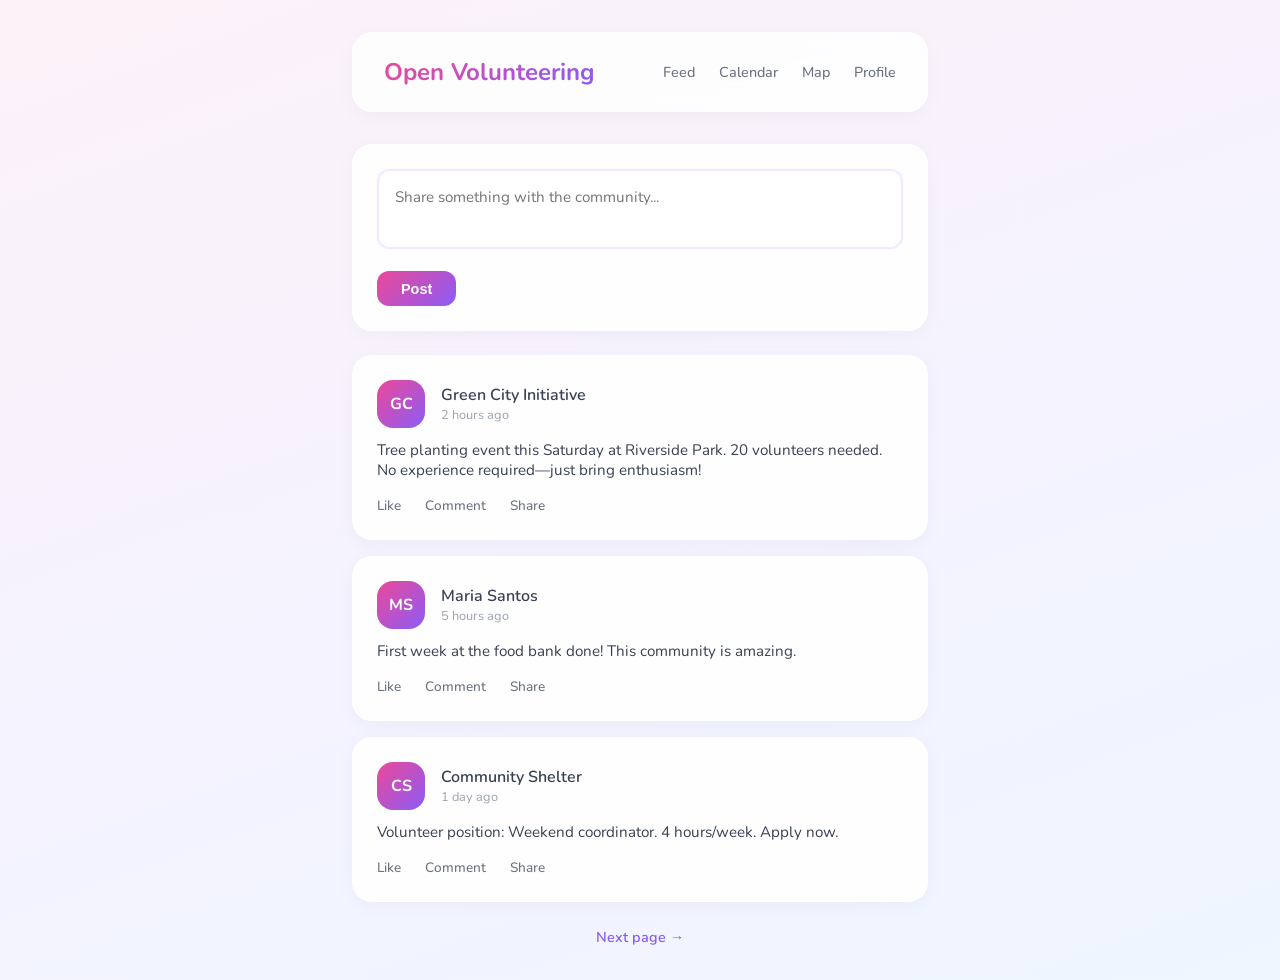
<file: ui_prototypes/prototype_10_gradient/index.html>
<!DOCTYPE html>
<html lang="en">
<head>
  <meta charset="UTF-8">
  <meta name="viewport" content="width=device-width, initial-scale=1.0">
  <title>Open Volunteering — Gradient</title>
  <link rel="preconnect" href="https://fonts.googleapis.com">
  <link rel="preconnect" href="https://fonts.gstatic.com" crossorigin>
  <link href="https://fonts.googleapis.com/css2?family=Nunito:wght@400;500;600;700&display=swap" rel="stylesheet">
  <style>
    * { margin: 0; padding: 0; box-sizing: border-box; }
    body {
      font-family: 'Nunito', sans-serif;
      background: linear-gradient(160deg, #fdf2f8 0%, #f5f3ff 50%, #eff6ff 100%);
      color: #374151;
      min-height: 100vh;
    }
    .container { max-width: 640px; margin: 0 auto; padding: 2rem; }
    header {
      background: rgba(255,255,255,0.8);
      backdrop-filter: blur(10px);
      border-radius: 20px;
      padding: 1.5rem 2rem;
      margin-bottom: 2rem;
      box-shadow: 0 4px 20px rgba(0,0,0,0.04);
    }
    .header-inner { display: flex; justify-content: space-between; align-items: center; }
    .logo {
      font-weight: 700;
      font-size: 1.5rem;
      background: linear-gradient(135deg, #ec4899, #8b5cf6);
      -webkit-background-clip: text;
      -webkit-text-fill-color: transparent;
      background-clip: text;
    }
    nav { display: flex; gap: 1.5rem; }
    nav a {
      color: #6b7280;
      text-decoration: none;
      font-size: 0.9rem;
      font-weight: 500;
    }
    nav a:hover { color: #8b5cf6; }
    .post {
      background: rgba(255,255,255,0.9);
      backdrop-filter: blur(10px);
      border-radius: 20px;
      padding: 1.5rem;
      margin-bottom: 1rem;
      box-shadow: 0 4px 20px rgba(0,0,0,0.04);
      border: 1px solid rgba(255,255,255,0.6);
    }
    .post-header {
      display: flex;
      align-items: center;
      gap: 1rem;
      margin-bottom: 0.75rem;
    }
    .avatar {
      width: 48px;
      height: 48px;
      border-radius: 16px;
      background: linear-gradient(135deg, #ec4899, #8b5cf6);
      color: #fff;
      display: flex;
      align-items: center;
      justify-content: center;
      font-weight: 700;
    }
    .post-meta .name { font-weight: 600; font-size: 1rem; }
    .post-meta .time { font-size: 0.8rem; color: #9ca3af; }
    .post-content { margin-bottom: 1rem; font-size: 0.95rem; }
    .post-actions {
      display: flex;
      gap: 1.5rem;
      font-size: 0.85rem;
      color: #6b7280;
    }
    .post-actions span { cursor: pointer; font-weight: 500; }
    .post-actions span:hover { color: #8b5cf6; }
    .compose {
      background: rgba(255,255,255,0.9);
      backdrop-filter: blur(10px);
      border-radius: 20px;
      padding: 1.5rem;
      margin-bottom: 1.5rem;
      box-shadow: 0 4px 20px rgba(0,0,0,0.04);
      border: 1px solid rgba(255,255,255,0.6);
    }
    .compose textarea {
      width: 100%;
      border: 2px solid #f3e8ff;
      border-radius: 12px;
      padding: 1rem;
      font-family: inherit;
      font-size: 0.95rem;
      resize: none;
      min-height: 80px;
    }
    .compose textarea:focus { outline: none; border-color: #c4b5fd; }
    .compose button {
      margin-top: 1rem;
      padding: 0.6rem 1.5rem;
      background: linear-gradient(135deg, #ec4899, #8b5cf6);
      color: #fff;
      border: none;
      border-radius: 12px;
      font-size: 0.9rem;
      font-weight: 600;
      cursor: pointer;
    }
    .compose button:hover { opacity: 0.95; }
    .pagination { text-align: center; margin-top: 1.5rem; }
    .pagination a {
      color: #8b5cf6;
      text-decoration: none;
      font-weight: 600;
      font-size: 0.9rem;
    }
  </style>
</head>
<body>
  <div class="container">
    <header>
      <div class="header-inner">
        <span class="logo">Open Volunteering</span>
        <nav>
          <a href="#">Feed</a>
          <a href="#">Calendar</a>
          <a href="#">Map</a>
          <a href="#">Profile</a>
        </nav>
      </div>
    </header>

    <div class="compose">
      <textarea placeholder="Share something with the community..."></textarea>
      <button type="button">Post</button>
    </div>

    <article class="post">
      <div class="post-header">
        <div class="avatar">GC</div>
        <div class="post-meta">
          <div class="name">Green City Initiative</div>
          <div class="time">2 hours ago</div>
        </div>
      </div>
      <p class="post-content">Tree planting event this Saturday at Riverside Park. 20 volunteers needed. No experience required—just bring enthusiasm!</p>
      <div class="post-actions">
        <span class="js-like">Like</span>
        <span>Comment</span>
        <span>Share</span>
      </div>
    </article>

    <article class="post">
      <div class="post-header">
        <div class="avatar">MS</div>
        <div class="post-meta">
          <div class="name">Maria Santos</div>
          <div class="time">5 hours ago</div>
        </div>
      </div>
      <p class="post-content">First week at the food bank done! This community is amazing.</p>
      <div class="post-actions">
        <span class="js-like">Like</span>
        <span>Comment</span>
        <span>Share</span>
      </div>
    </article>

    <article class="post">
      <div class="post-header">
        <div class="avatar">CS</div>
        <div class="post-meta">
          <div class="name">Community Shelter</div>
          <div class="time">1 day ago</div>
        </div>
      </div>
      <p class="post-content">Volunteer position: Weekend coordinator. 4 hours/week. Apply now.</p>
      <div class="post-actions">
        <span class="js-like">Like</span>
        <span>Comment</span>
        <span>Share</span>
      </div>
    </article>

    <div class="pagination"><a href="#">Next page →</a></div>
  </div>

  <script>
    document.querySelectorAll('.js-like').forEach(el => {
      el.addEventListener('click', function() {
        this.textContent = this.textContent === 'Like' ? 'Liked' : 'Like';
      });
    });
  </script>
</body>
</html>
</file>
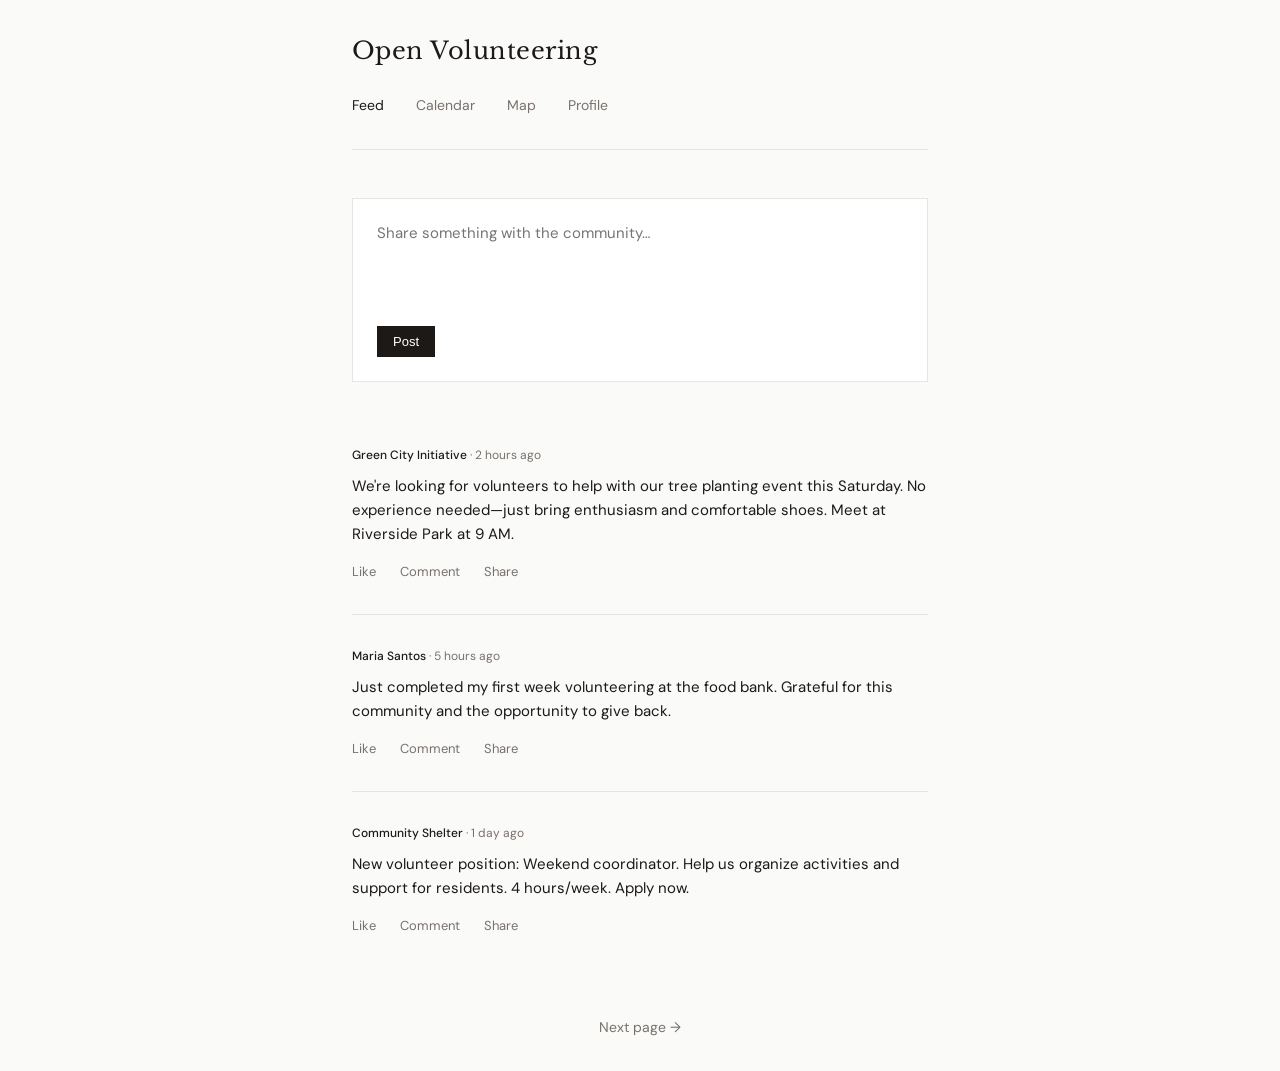
<file: ui_prototypes/prototype_1_minimal/index.html>
<!DOCTYPE html>
<html lang="en">
<head>
  <meta charset="UTF-8">
  <meta name="viewport" content="width=device-width, initial-scale=1.0">
  <title>Open Volunteering — Minimal</title>
  <link rel="preconnect" href="https://fonts.googleapis.com">
  <link rel="preconnect" href="https://fonts.gstatic.com" crossorigin>
  <link href="https://fonts.googleapis.com/css2?family=DM+Sans:wght@400;500;600&family=Libre+Baskerville:wght@400;700&display=swap" rel="stylesheet">
  <style>
    * { margin: 0; padding: 0; box-sizing: border-box; }
    body {
      font-family: 'DM Sans', sans-serif;
      background: #fafaf9;
      color: #1c1917;
      line-height: 1.6;
      min-height: 100vh;
    }
    .container { max-width: 640px; margin: 0 auto; padding: 2rem; }
    header {
      border-bottom: 1px solid #e7e5e4;
      padding-bottom: 2rem;
      margin-bottom: 3rem;
    }
    h1 {
      font-family: 'Libre Baskerville', serif;
      font-size: 1.5rem;
      font-weight: 400;
      letter-spacing: 0.02em;
    }
    nav {
      margin-top: 1.5rem;
      display: flex;
      gap: 2rem;
      font-size: 0.875rem;
    }
    nav a { color: #78716c; text-decoration: none; }
    nav a:hover, nav a.active { color: #1c1917; }
    .post {
      padding: 2rem 0;
      border-bottom: 1px solid #e7e5e4;
    }
    .post:last-child { border-bottom: none; }
    .post-meta {
      font-size: 0.75rem;
      color: #78716c;
      margin-bottom: 0.5rem;
    }
    .post-author { font-weight: 500; color: #1c1917; }
    .post-content { font-size: 0.9375rem; margin-bottom: 1rem; }
    .post-actions {
      display: flex;
      gap: 1.5rem;
      font-size: 0.8125rem;
      color: #78716c;
    }
    .post-actions span { cursor: pointer; }
    .post-actions span:hover { color: #1c1917; }
    .compose {
      background: #fff;
      border: 1px solid #e7e5e4;
      padding: 1.5rem;
      margin-bottom: 2rem;
    }
    .compose textarea {
      width: 100%;
      border: none;
      font-family: inherit;
      font-size: 0.9375rem;
      resize: none;
      min-height: 80px;
    }
    .compose textarea:focus { outline: none; }
    .compose button {
      margin-top: 1rem;
      padding: 0.5rem 1rem;
      font-size: 0.8125rem;
      background: #1c1917;
      color: #fff;
      border: none;
      cursor: pointer;
    }
    .pagination {
      margin-top: 3rem;
      text-align: center;
      font-size: 0.875rem;
    }
    .pagination a { color: #78716c; text-decoration: none; }
    .pagination a:hover { color: #1c1917; }
  </style>
</head>
<body>
  <div class="container">
    <header>
      <h1>Open Volunteering</h1>
      <nav>
        <a href="#" class="active">Feed</a>
        <a href="#">Calendar</a>
        <a href="#">Map</a>
        <a href="#">Profile</a>
      </nav>
    </header>

    <div class="compose">
      <textarea placeholder="Share something with the community…"></textarea>
      <button type="button">Post</button>
    </div>

    <main>
      <article class="post">
        <div class="post-meta">
          <span class="post-author">Green City Initiative</span> · 2 hours ago
        </div>
        <p class="post-content">We're looking for volunteers to help with our tree planting event this Saturday. No experience needed—just bring enthusiasm and comfortable shoes. Meet at Riverside Park at 9 AM.</p>
        <div class="post-actions">
          <span class="js-like">Like</span>
          <span>Comment</span>
          <span>Share</span>
        </div>
      </article>
      <article class="post">
        <div class="post-meta">
          <span class="post-author">Maria Santos</span> · 5 hours ago
        </div>
        <p class="post-content">Just completed my first week volunteering at the food bank. Grateful for this community and the opportunity to give back.</p>
        <div class="post-actions">
          <span class="js-like">Like</span>
          <span>Comment</span>
          <span>Share</span>
        </div>
      </article>
      <article class="post">
        <div class="post-meta">
          <span class="post-author">Community Shelter</span> · 1 day ago
        </div>
        <p class="post-content">New volunteer position: Weekend coordinator. Help us organize activities and support for residents. 4 hours/week. Apply now.</p>
        <div class="post-actions">
          <span class="js-like">Like</span>
          <span>Comment</span>
          <span>Share</span>
        </div>
      </article>
    </main>

    <div class="pagination">
      <a href="#">Next page →</a>
    </div>
  </div>

  <script>
    document.querySelectorAll('.js-like').forEach(el => {
      el.addEventListener('click', function() {
        this.textContent = this.textContent === 'Like' ? 'Liked' : 'Like';
      });
    });
  </script>
</body>
</html>
</file>
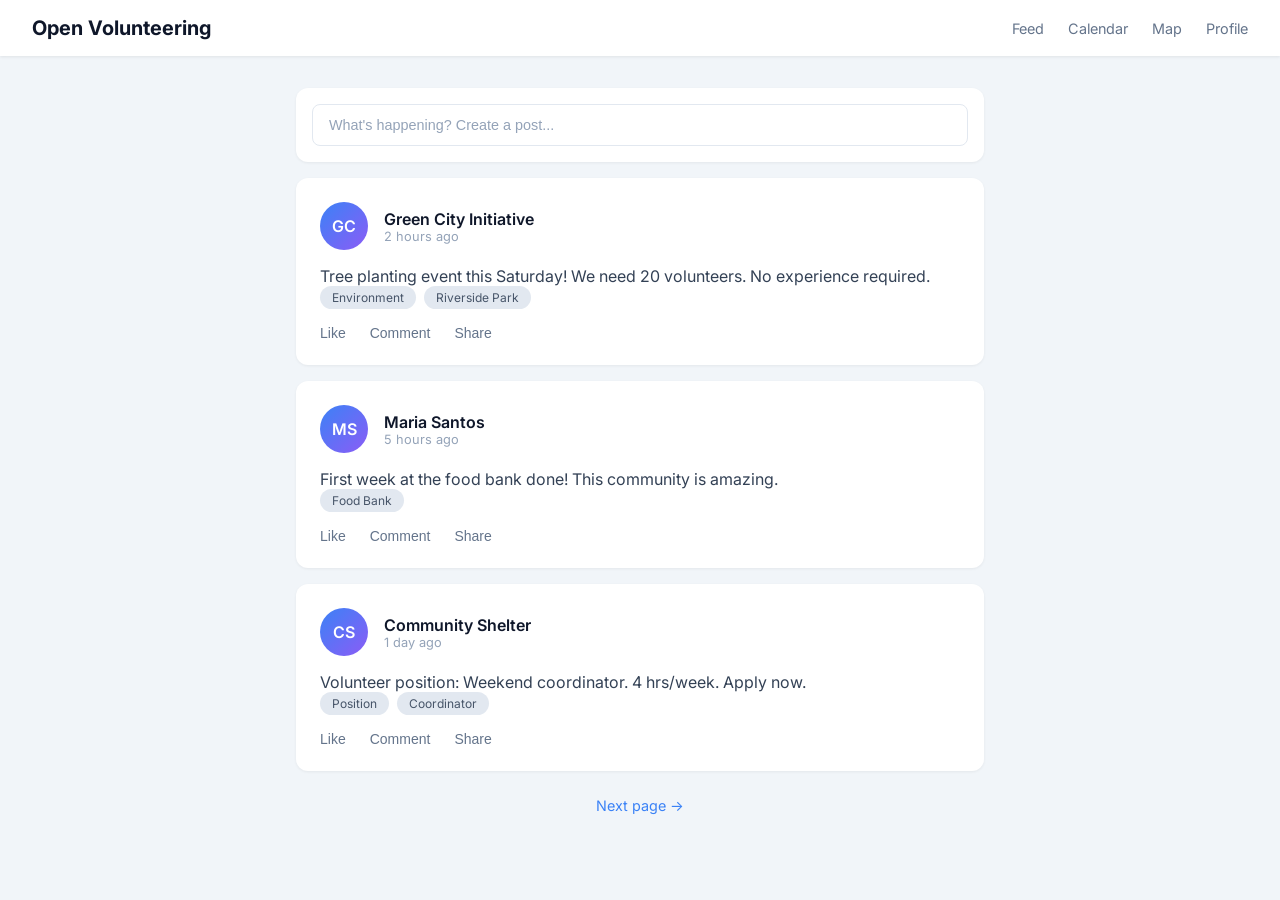
<file: ui_prototypes/prototype_2_cards/index.html>
<!DOCTYPE html>
<html lang="en">
<head>
  <meta charset="UTF-8">
  <meta name="viewport" content="width=device-width, initial-scale=1.0">
  <title>Open Volunteering — Cards</title>
  <link rel="preconnect" href="https://fonts.googleapis.com">
  <link rel="preconnect" href="https://fonts.gstatic.com" crossorigin>
  <link href="https://fonts.googleapis.com/css2?family=Inter:wght@400;500;600;700&display=swap" rel="stylesheet">
  <style>
    * { margin: 0; padding: 0; box-sizing: border-box; }
    body {
      font-family: 'Inter', sans-serif;
      background: #f1f5f9;
      color: #334155;
      min-height: 100vh;
    }
    .header {
      background: #fff;
      padding: 1rem 2rem;
      box-shadow: 0 1px 3px rgba(0,0,0,0.08);
      display: flex;
      justify-content: space-between;
      align-items: center;
    }
    .logo { font-weight: 700; font-size: 1.25rem; color: #0f172a; }
    .nav { display: flex; gap: 1.5rem; }
    .nav a { color: #64748b; text-decoration: none; font-size: 0.9rem; }
    .nav a:hover { color: #0f172a; }
    .main { max-width: 720px; margin: 2rem auto; padding: 0 1rem; }
    .card {
      background: #fff;
      border-radius: 12px;
      padding: 1.5rem;
      margin-bottom: 1rem;
      box-shadow: 0 1px 3px rgba(0,0,0,0.06);
      transition: box-shadow 0.2s;
    }
    .card:hover { box-shadow: 0 4px 12px rgba(0,0,0,0.08); }
    .card-header {
      display: flex;
      align-items: center;
      gap: 1rem;
      margin-bottom: 1rem;
    }
    .avatar {
      width: 48px;
      height: 48px;
      border-radius: 50%;
      background: linear-gradient(135deg, #3b82f6, #8b5cf6);
      display: flex;
      align-items: center;
      justify-content: center;
      color: #fff;
      font-weight: 600;
    }
    .card-meta .name { font-weight: 600; color: #0f172a; }
    .card-meta .time { font-size: 0.8rem; color: #94a3b8; }
    .card-body { margin-bottom: 1rem; }
    .card-tags {
      display: flex;
      gap: 0.5rem;
      flex-wrap: wrap;
      margin-bottom: 1rem;
    }
    .tag {
      background: #e2e8f0;
      padding: 0.25rem 0.75rem;
      border-radius: 999px;
      font-size: 0.75rem;
      color: #475569;
    }
    .card-actions {
      display: flex;
      gap: 1.5rem;
      padding-top: 1rem;
      border-top: 1px solid #f1f5f9;
    }
    .card-actions button {
      background: none;
      border: none;
      color: #64748b;
      font-size: 0.875rem;
      cursor: pointer;
      display: flex;
      align-items: center;
      gap: 0.5rem;
    }
    .card-actions button:hover { color: #3b82f6; }
    .post-card {
      background: #fff;
      border-radius: 12px;
      padding: 1.5rem;
      margin-bottom: 1rem;
      box-shadow: 0 1px 3px rgba(0,0,0,0.06);
    }
    .post-card .card-actions { border-top: none; padding-top: 0; }
    .create-post {
      background: #fff;
      border-radius: 12px;
      padding: 1rem;
      margin-bottom: 1rem;
      box-shadow: 0 1px 3px rgba(0,0,0,0.06);
    }
    .create-post input {
      width: 100%;
      padding: 0.75rem 1rem;
      border: 1px solid #e2e8f0;
      border-radius: 8px;
      font-size: 0.9rem;
    }
    .create-post input::placeholder { color: #94a3b8; }
    .create-post input:focus { outline: none; border-color: #3b82f6; }
    .pagination {
      text-align: center;
      margin-top: 1.5rem;
    }
    .pagination a {
      color: #3b82f6;
      text-decoration: none;
      font-size: 0.9rem;
    }
  </style>
</head>
<body>
  <header class="header">
    <span class="logo">Open Volunteering</span>
    <nav class="nav">
      <a href="#">Feed</a>
      <a href="#">Calendar</a>
      <a href="#">Map</a>
      <a href="#">Profile</a>
    </nav>
  </header>

  <main class="main">
    <div class="create-post">
      <input type="text" placeholder="What's happening? Create a post...">
    </div>

    <div class="card post-card">
      <div class="card-header">
        <div class="avatar">GC</div>
        <div class="card-meta">
          <div class="name">Green City Initiative</div>
          <div class="time">2 hours ago</div>
        </div>
      </div>
      <div class="card-body">
        <p>Tree planting event this Saturday! We need 20 volunteers. No experience required.</p>
        <div class="card-tags">
          <span class="tag">Environment</span>
          <span class="tag">Riverside Park</span>
        </div>
      </div>
      <div class="card-actions">
        <button class="js-like">Like</button>
        <button>Comment</button>
        <button>Share</button>
      </div>
    </div>

    <div class="card post-card">
      <div class="card-header">
        <div class="avatar">MS</div>
        <div class="card-meta">
          <div class="name">Maria Santos</div>
          <div class="time">5 hours ago</div>
        </div>
      </div>
      <div class="card-body">
        <p>First week at the food bank done! This community is amazing.</p>
        <div class="card-tags">
          <span class="tag">Food Bank</span>
        </div>
      </div>
      <div class="card-actions">
        <button class="js-like">Like</button>
        <button>Comment</button>
        <button>Share</button>
      </div>
    </div>

    <div class="card post-card">
      <div class="card-header">
        <div class="avatar">CS</div>
        <div class="card-meta">
          <div class="name">Community Shelter</div>
          <div class="time">1 day ago</div>
        </div>
      </div>
      <div class="card-body">
        <p>Volunteer position: Weekend coordinator. 4 hrs/week. Apply now.</p>
        <div class="card-tags">
          <span class="tag">Position</span>
          <span class="tag">Coordinator</span>
        </div>
      </div>
      <div class="card-actions">
        <button class="js-like">Like</button>
        <button>Comment</button>
        <button>Share</button>
      </div>
    </div>

    <div class="pagination">
      <a href="#">Next page →</a>
    </div>
  </main>

  <script>
    document.querySelectorAll('.js-like').forEach(btn => {
      btn.addEventListener('click', function() {
        this.textContent = this.textContent === 'Like' ? 'Liked' : 'Like';
      });
    });
  </script>
</body>
</html>
</file>
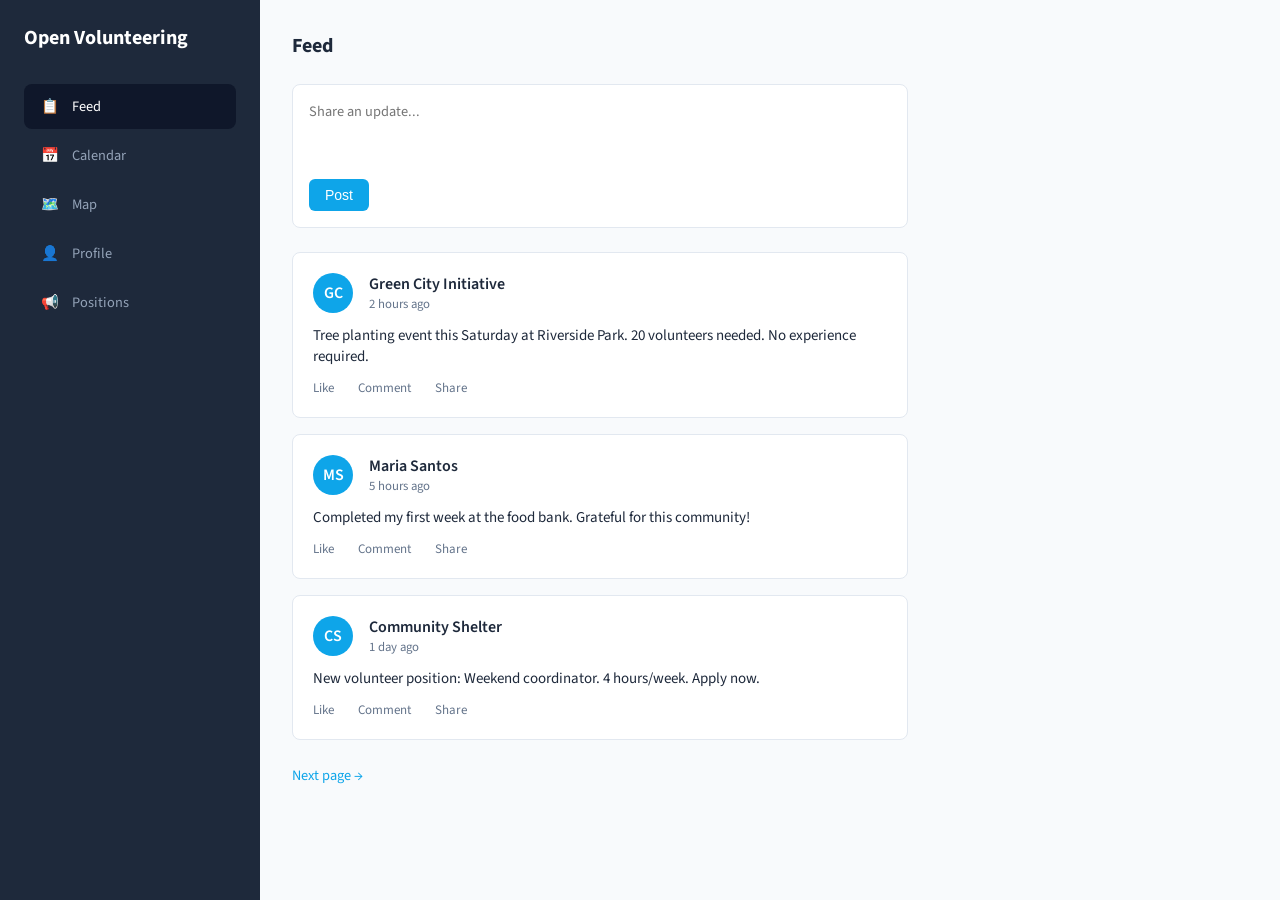
<file: ui_prototypes/prototype_3_sidebar/index.html>
<!DOCTYPE html>
<html lang="en">
<head>
  <meta charset="UTF-8">
  <meta name="viewport" content="width=device-width, initial-scale=1.0">
  <title>Open Volunteering — Sidebar</title>
  <link rel="preconnect" href="https://fonts.googleapis.com">
  <link rel="preconnect" href="https://fonts.gstatic.com" crossorigin>
  <link href="https://fonts.googleapis.com/css2?family=Source+Sans+3:wght@400;500;600;700&display=swap" rel="stylesheet">
  <style>
    * { margin: 0; padding: 0; box-sizing: border-box; }
    body {
      font-family: 'Source Sans 3', sans-serif;
      background: #f8fafc;
      color: #1e293b;
      min-height: 100vh;
      display: flex;
    }
    .sidebar {
      width: 260px;
      background: #1e293b;
      color: #e2e8f0;
      padding: 1.5rem;
      min-height: 100vh;
    }
    .sidebar .logo {
      font-size: 1.25rem;
      font-weight: 700;
      margin-bottom: 2rem;
      color: #fff;
    }
    .sidebar nav { display: flex; flex-direction: column; gap: 0.25rem; }
    .sidebar a {
      display: flex;
      align-items: center;
      gap: 0.75rem;
      padding: 0.75rem 1rem;
      color: #94a3b8;
      text-decoration: none;
      border-radius: 8px;
      font-size: 0.9rem;
    }
    .sidebar a:hover { background: #334155; color: #fff; }
    .sidebar a.active { background: #0f172a; color: #fff; }
    .sidebar .icon { width: 20px; text-align: center; }
    .content {
      flex: 1;
      padding: 2rem;
      max-width: 680px;
    }
    .content h2 { margin-bottom: 1.5rem; font-size: 1.25rem; }
    .feed-item {
      background: #fff;
      border: 1px solid #e2e8f0;
      border-radius: 8px;
      padding: 1.25rem;
      margin-bottom: 1rem;
    }
    .feed-item-header {
      display: flex;
      align-items: center;
      gap: 1rem;
      margin-bottom: 0.75rem;
    }
    .feed-item-header .avatar {
      width: 40px;
      height: 40px;
      border-radius: 50%;
      background: #0ea5e9;
      color: #fff;
      display: flex;
      align-items: center;
      justify-content: center;
      font-weight: 600;
    }
    .feed-item-header .name { font-weight: 600; }
    .feed-item-header .time { font-size: 0.8rem; color: #64748b; }
    .feed-item p { font-size: 0.9375rem; margin-bottom: 0.75rem; }
    .feed-item-actions {
      display: flex;
      gap: 1.5rem;
      font-size: 0.8125rem;
      color: #64748b;
    }
    .feed-item-actions span { cursor: pointer; }
    .feed-item-actions span:hover { color: #0ea5e9; }
    .new-post {
      background: #fff;
      border: 1px solid #e2e8f0;
      border-radius: 8px;
      padding: 1rem;
      margin-bottom: 1.5rem;
    }
    .new-post textarea {
      width: 100%;
      border: none;
      font-family: inherit;
      font-size: 0.9rem;
      resize: none;
      min-height: 60px;
    }
    .new-post textarea:focus { outline: none; }
    .new-post button {
      margin-top: 0.75rem;
      padding: 0.5rem 1rem;
      background: #0ea5e9;
      color: #fff;
      border: none;
      border-radius: 6px;
      font-size: 0.875rem;
      cursor: pointer;
    }
    .pagination { margin-top: 1.5rem; }
    .pagination a { color: #0ea5e9; text-decoration: none; font-size: 0.9rem; }
  </style>
</head>
<body>
  <aside class="sidebar">
    <div class="logo">Open Volunteering</div>
    <nav>
      <a href="#" class="active">
        <span class="icon">📋</span> Feed
      </a>
      <a href="#">
        <span class="icon">📅</span> Calendar
      </a>
      <a href="#">
        <span class="icon">🗺️</span> Map
      </a>
      <a href="#">
        <span class="icon">👤</span> Profile
      </a>
      <a href="#">
        <span class="icon">📢</span> Positions
      </a>
    </nav>
  </aside>

  <main class="content">
    <h2>Feed</h2>

    <div class="new-post">
      <textarea placeholder="Share an update..."></textarea>
      <button type="button">Post</button>
    </div>

    <div class="feed-item">
      <div class="feed-item-header">
        <div class="avatar">GC</div>
        <div>
          <div class="name">Green City Initiative</div>
          <div class="time">2 hours ago</div>
        </div>
      </div>
      <p>Tree planting event this Saturday at Riverside Park. 20 volunteers needed. No experience required.</p>
      <div class="feed-item-actions">
        <span class="js-like">Like</span>
        <span>Comment</span>
        <span>Share</span>
      </div>
    </div>

    <div class="feed-item">
      <div class="feed-item-header">
        <div class="avatar">MS</div>
        <div>
          <div class="name">Maria Santos</div>
          <div class="time">5 hours ago</div>
        </div>
      </div>
      <p>Completed my first week at the food bank. Grateful for this community!</p>
      <div class="feed-item-actions">
        <span class="js-like">Like</span>
        <span>Comment</span>
        <span>Share</span>
      </div>
    </div>

    <div class="feed-item">
      <div class="feed-item-header">
        <div class="avatar">CS</div>
        <div>
          <div class="name">Community Shelter</div>
          <div class="time">1 day ago</div>
        </div>
      </div>
      <p>New volunteer position: Weekend coordinator. 4 hours/week. Apply now.</p>
      <div class="feed-item-actions">
        <span class="js-like">Like</span>
        <span>Comment</span>
        <span>Share</span>
      </div>
    </div>

    <div class="pagination">
      <a href="#">Next page →</a>
    </div>
  </main>

  <script>
    document.querySelectorAll('.js-like').forEach(el => {
      el.addEventListener('click', function() {
        this.textContent = this.textContent === 'Like' ? 'Liked' : 'Like';
      });
    });
  </script>
</body>
</html>
</file>
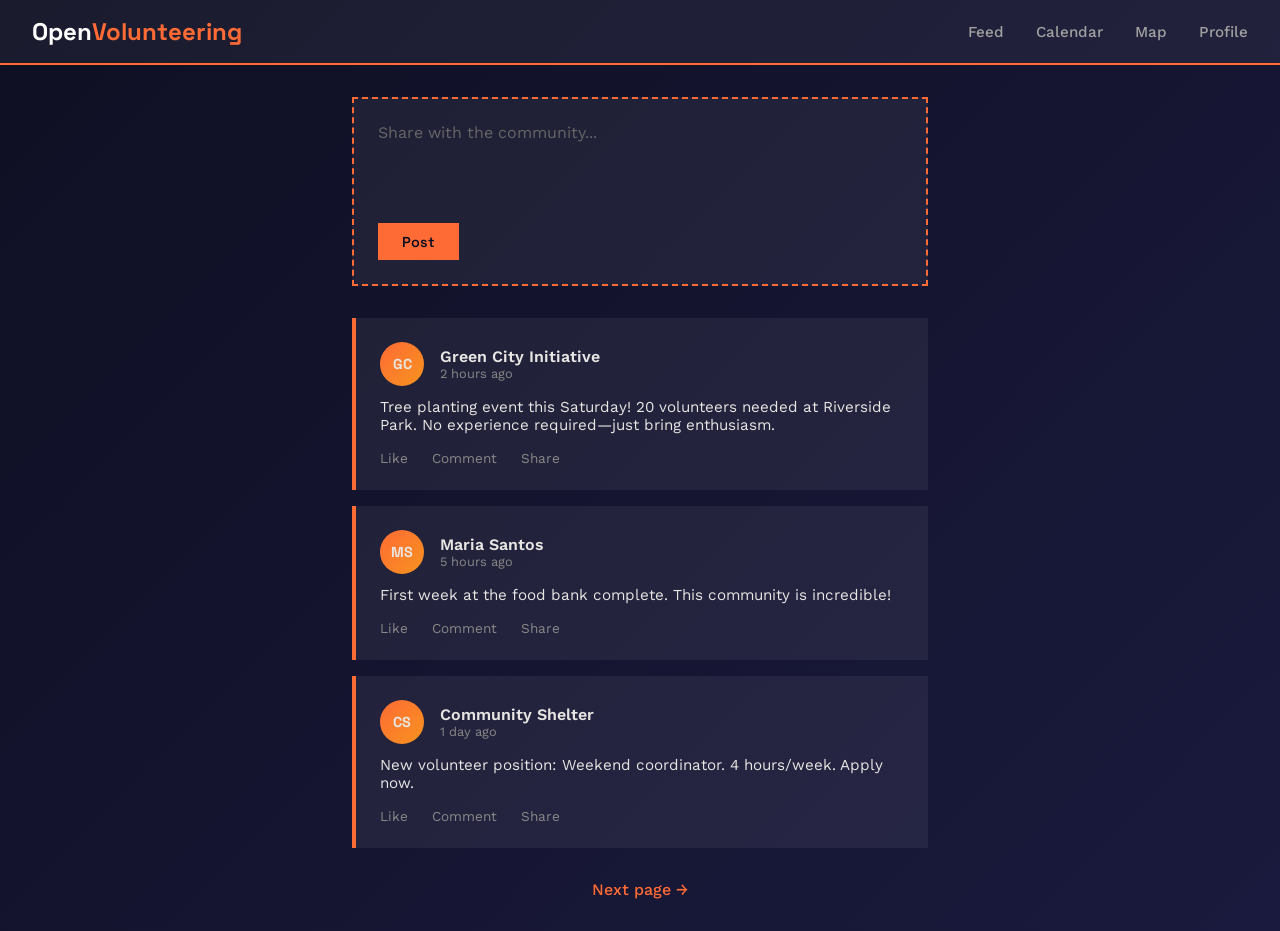
<file: ui_prototypes/prototype_5_bold/index.html>
<!DOCTYPE html>
<html lang="en">
<head>
  <meta charset="UTF-8">
  <meta name="viewport" content="width=device-width, initial-scale=1.0">
  <title>Open Volunteering — Bold</title>
  <link rel="preconnect" href="https://fonts.googleapis.com">
  <link rel="preconnect" href="https://fonts.gstatic.com" crossorigin>
  <link href="https://fonts.googleapis.com/css2?family=Space+Grotesk:wght@500;600;700&family=Work+Sans:wght@400;500&display=swap" rel="stylesheet">
  <style>
    * { margin: 0; padding: 0; box-sizing: border-box; }
    body {
      font-family: 'Work Sans', sans-serif;
      background: linear-gradient(135deg, #0f0f23 0%, #1a1a3e 100%);
      color: #e8e6e3;
      min-height: 100vh;
    }
    .header {
      background: rgba(255,255,255,0.05);
      padding: 1rem 2rem;
      display: flex;
      justify-content: space-between;
      align-items: center;
      border-bottom: 2px solid #ff6b35;
    }
    .logo {
      font-family: 'Space Grotesk', sans-serif;
      font-weight: 700;
      font-size: 1.5rem;
      color: #fff;
    }
    .logo span { color: #ff6b35; }
    .nav { display: flex; gap: 2rem; }
    .nav a {
      color: #a0a0a0;
      text-decoration: none;
      font-weight: 500;
      font-size: 0.95rem;
    }
    .nav a:hover { color: #ff6b35; }
    .main { max-width: 640px; margin: 0 auto; padding: 2rem; }
    .post {
      background: rgba(255,255,255,0.06);
      border-left: 4px solid #ff6b35;
      padding: 1.5rem;
      margin-bottom: 1rem;
      transition: background 0.2s;
    }
    .post:hover { background: rgba(255,255,255,0.09); }
    .post-header {
      display: flex;
      align-items: center;
      gap: 1rem;
      margin-bottom: 0.75rem;
    }
    .post-header .avatar {
      width: 44px;
      height: 44px;
      border-radius: 50%;
      background: linear-gradient(135deg, #ff6b35, #f7931e);
      display: flex;
      align-items: center;
      justify-content: center;
      font-family: 'Space Grotesk', sans-serif;
      font-weight: 700;
      font-size: 0.9rem;
    }
    .post-header .name { font-weight: 600; font-size: 1rem; }
    .post-header .time { font-size: 0.8rem; color: #888; }
    .post-content { margin-bottom: 1rem; font-size: 0.95rem; }
    .post-actions {
      display: flex;
      gap: 1.5rem;
    }
    .post-actions button {
      background: none;
      border: none;
      color: #888;
      font-family: inherit;
      font-size: 0.85rem;
      cursor: pointer;
    }
    .post-actions button:hover { color: #ff6b35; }
    .compose {
      background: rgba(255,255,255,0.06);
      border: 2px dashed #ff6b35;
      padding: 1.5rem;
      margin-bottom: 2rem;
    }
    .compose textarea {
      width: 100%;
      background: transparent;
      border: none;
      color: #e8e6e3;
      font-family: inherit;
      font-size: 1rem;
      resize: none;
      min-height: 80px;
    }
    .compose textarea::placeholder { color: #666; }
    .compose textarea:focus { outline: none; }
    .compose button {
      margin-top: 1rem;
      padding: 0.6rem 1.5rem;
      background: #ff6b35;
      color: #0f0f23;
      border: none;
      font-family: 'Space Grotesk', sans-serif;
      font-weight: 600;
      font-size: 0.9rem;
      cursor: pointer;
    }
    .compose button:hover { background: #ff8555; }
    .pagination {
      margin-top: 2rem;
      text-align: center;
    }
    .pagination a {
      color: #ff6b35;
      text-decoration: none;
      font-weight: 500;
    }
  </style>
</head>
<body>
  <header class="header">
    <span class="logo">Open<span>Volunteering</span></span>
    <nav class="nav">
      <a href="#">Feed</a>
      <a href="#">Calendar</a>
      <a href="#">Map</a>
      <a href="#">Profile</a>
    </nav>
  </header>

  <main class="main">
    <div class="compose">
      <textarea placeholder="Share with the community..."></textarea>
      <button type="button">Post</button>
    </div>

    <article class="post">
      <div class="post-header">
        <div class="avatar">GC</div>
        <div>
          <div class="name">Green City Initiative</div>
          <div class="time">2 hours ago</div>
        </div>
      </div>
      <p class="post-content">Tree planting event this Saturday! 20 volunteers needed at Riverside Park. No experience required—just bring enthusiasm.</p>
      <div class="post-actions">
        <button class="js-like">Like</button>
        <button>Comment</button>
        <button>Share</button>
      </div>
    </article>

    <article class="post">
      <div class="post-header">
        <div class="avatar">MS</div>
        <div>
          <div class="name">Maria Santos</div>
          <div class="time">5 hours ago</div>
        </div>
      </div>
      <p class="post-content">First week at the food bank complete. This community is incredible!</p>
      <div class="post-actions">
        <button class="js-like">Like</button>
        <button>Comment</button>
        <button>Share</button>
      </div>
    </article>

    <article class="post">
      <div class="post-header">
        <div class="avatar">CS</div>
        <div>
          <div class="name">Community Shelter</div>
          <div class="time">1 day ago</div>
        </div>
      </div>
      <p class="post-content">New volunteer position: Weekend coordinator. 4 hours/week. Apply now.</p>
      <div class="post-actions">
        <button class="js-like">Like</button>
        <button>Comment</button>
        <button>Share</button>
      </div>
    </article>

    <div class="pagination">
      <a href="#">Next page →</a>
    </div>
  </main>

  <script>
    document.querySelectorAll('.js-like').forEach(btn => {
      btn.addEventListener('click', function() {
        this.textContent = this.textContent === 'Like' ? 'Liked' : 'Like';
      });
    });
  </script>
</body>
</html>
</file>
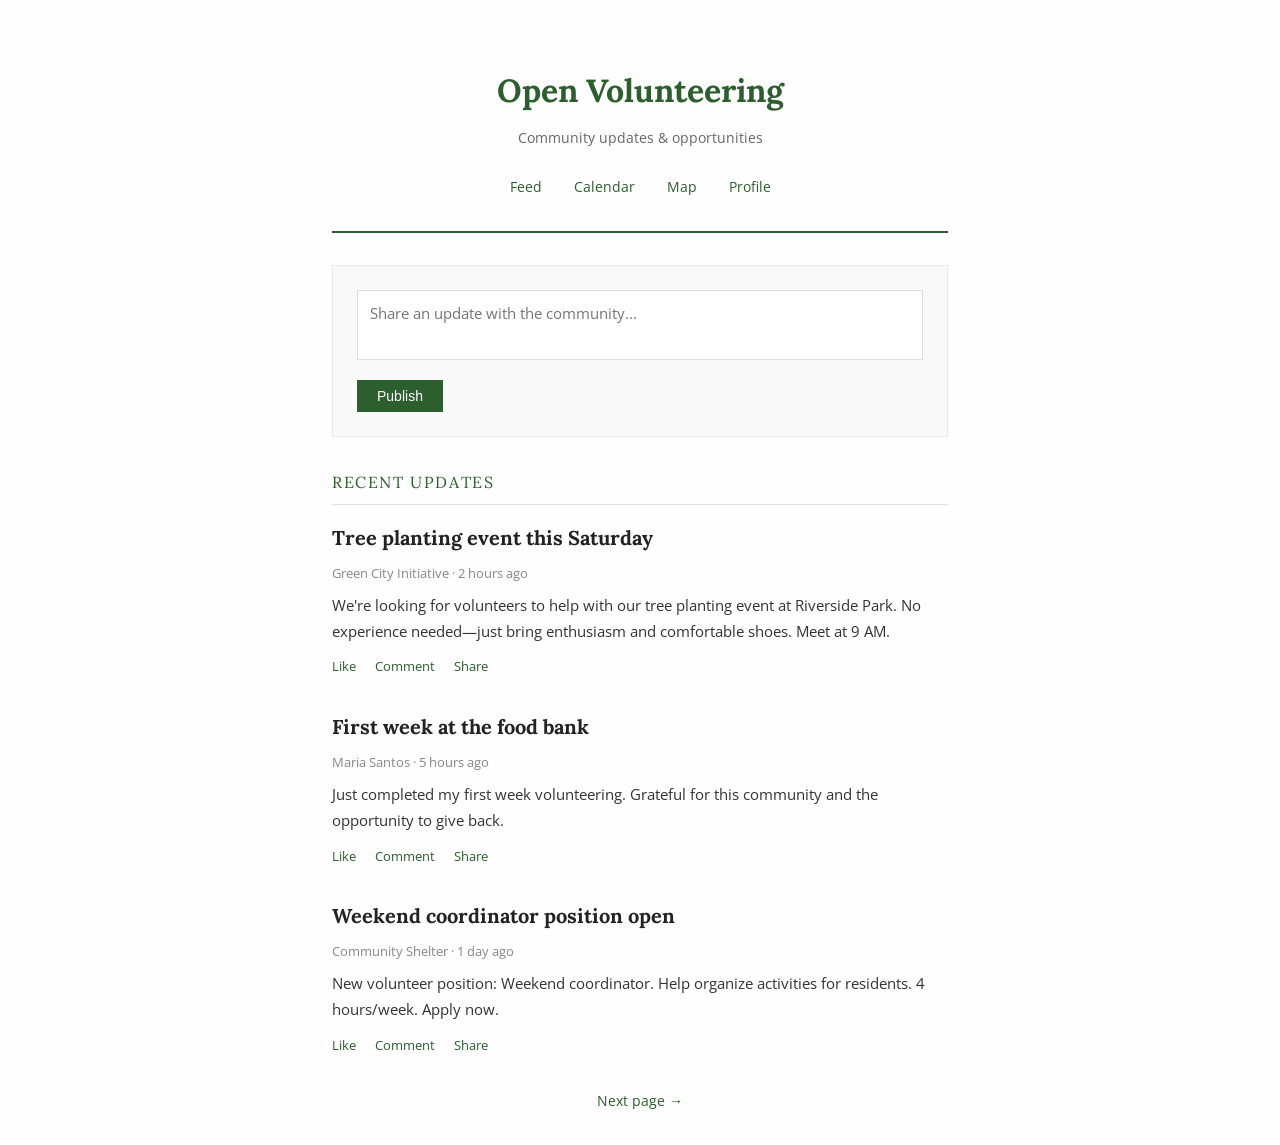
<file: ui_prototypes/prototype_6_newsletter/index.html>
<!DOCTYPE html>
<html lang="en">
<head>
  <meta charset="UTF-8">
  <meta name="viewport" content="width=device-width, initial-scale=1.0">
  <title>Open Volunteering — Newsletter</title>
  <link rel="preconnect" href="https://fonts.googleapis.com">
  <link rel="preconnect" href="https://fonts.gstatic.com" crossorigin>
  <link href="https://fonts.googleapis.com/css2?family=Lora:wght@400;600&family=Open+Sans:wght@400;500;600&display=swap" rel="stylesheet">
  <style>
    * { margin: 0; padding: 0; box-sizing: border-box; }
    body {
      font-family: 'Open Sans', sans-serif;
      background: #fefefe;
      color: #333;
      line-height: 1.7;
      min-height: 100vh;
    }
    .container { max-width: 680px; margin: 0 auto; padding: 2rem; }
    header { text-align: center; padding: 2rem 0; border-bottom: 2px solid #2c5f2d; }
    h1 { font-family: 'Lora', serif; font-size: 2rem; color: #2c5f2d; }
    .tagline { font-size: 0.9rem; color: #666; margin-top: 0.5rem; }
    nav {
      display: flex;
      justify-content: center;
      gap: 2rem;
      margin-top: 1.5rem;
      font-size: 0.875rem;
    }
    nav a { color: #2c5f2d; text-decoration: none; }
    nav a:hover { text-decoration: underline; }
    .section-title {
      font-family: 'Lora', serif;
      font-size: 1rem;
      color: #2c5f2d;
      text-transform: uppercase;
      letter-spacing: 0.1em;
      margin: 2rem 0 1rem;
      padding-bottom: 0.5rem;
      border-bottom: 1px solid #e0e0e0;
    }
    .post {
      margin-bottom: 2rem;
    }
    .post-title {
      font-family: 'Lora', serif;
      font-size: 1.25rem;
      margin-bottom: 0.5rem;
      color: #222;
    }
    .post-meta { font-size: 0.8rem; color: #888; margin-bottom: 0.5rem; }
    .post-content { font-size: 0.95rem; }
    .post-actions {
      margin-top: 0.75rem;
      font-size: 0.8rem;
      color: #2c5f2d;
    }
    .post-actions span { margin-right: 1rem; cursor: pointer; }
    .post-actions span:hover { text-decoration: underline; }
    .compose {
      background: #f9f9f9;
      padding: 1.5rem;
      margin: 2rem 0;
      border: 1px solid #e8e8e8;
    }
    .compose textarea {
      width: 100%;
      border: 1px solid #ddd;
      padding: 0.75rem;
      font-family: inherit;
      font-size: 0.95rem;
      resize: none;
      min-height: 70px;
    }
    .compose button {
      margin-top: 0.75rem;
      padding: 0.5rem 1.25rem;
      background: #2c5f2d;
      color: #fff;
      border: none;
      font-size: 0.875rem;
      cursor: pointer;
    }
    .pagination { text-align: center; margin-top: 2rem; font-size: 0.9rem; }
    .pagination a { color: #2c5f2d; text-decoration: none; }
  </style>
</head>
<body>
  <div class="container">
    <header>
      <h1>Open Volunteering</h1>
      <p class="tagline">Community updates & opportunities</p>
      <nav>
        <a href="#">Feed</a>
        <a href="#">Calendar</a>
        <a href="#">Map</a>
        <a href="#">Profile</a>
      </nav>
    </header>

    <div class="compose">
      <textarea placeholder="Share an update with the community..."></textarea>
      <button type="button">Publish</button>
    </div>

    <div class="section-title">Recent updates</div>

    <article class="post">
      <h2 class="post-title">Tree planting event this Saturday</h2>
      <div class="post-meta">Green City Initiative · 2 hours ago</div>
      <p class="post-content">We're looking for volunteers to help with our tree planting event at Riverside Park. No experience needed—just bring enthusiasm and comfortable shoes. Meet at 9 AM.</p>
      <div class="post-actions">
        <span class="js-like">Like</span>
        <span>Comment</span>
        <span>Share</span>
      </div>
    </article>

    <article class="post">
      <h2 class="post-title">First week at the food bank</h2>
      <div class="post-meta">Maria Santos · 5 hours ago</div>
      <p class="post-content">Just completed my first week volunteering. Grateful for this community and the opportunity to give back.</p>
      <div class="post-actions">
        <span class="js-like">Like</span>
        <span>Comment</span>
        <span>Share</span>
      </div>
    </article>

    <article class="post">
      <h2 class="post-title">Weekend coordinator position open</h2>
      <div class="post-meta">Community Shelter · 1 day ago</div>
      <p class="post-content">New volunteer position: Weekend coordinator. Help organize activities for residents. 4 hours/week. Apply now.</p>
      <div class="post-actions">
        <span class="js-like">Like</span>
        <span>Comment</span>
        <span>Share</span>
      </div>
    </article>

    <div class="pagination"><a href="#">Next page →</a></div>
  </div>

  <script>
    document.querySelectorAll('.js-like').forEach(el => {
      el.addEventListener('click', function() {
        this.textContent = this.textContent === 'Like' ? 'Liked' : 'Like';
      });
    });
  </script>
</body>
</html>
</file>
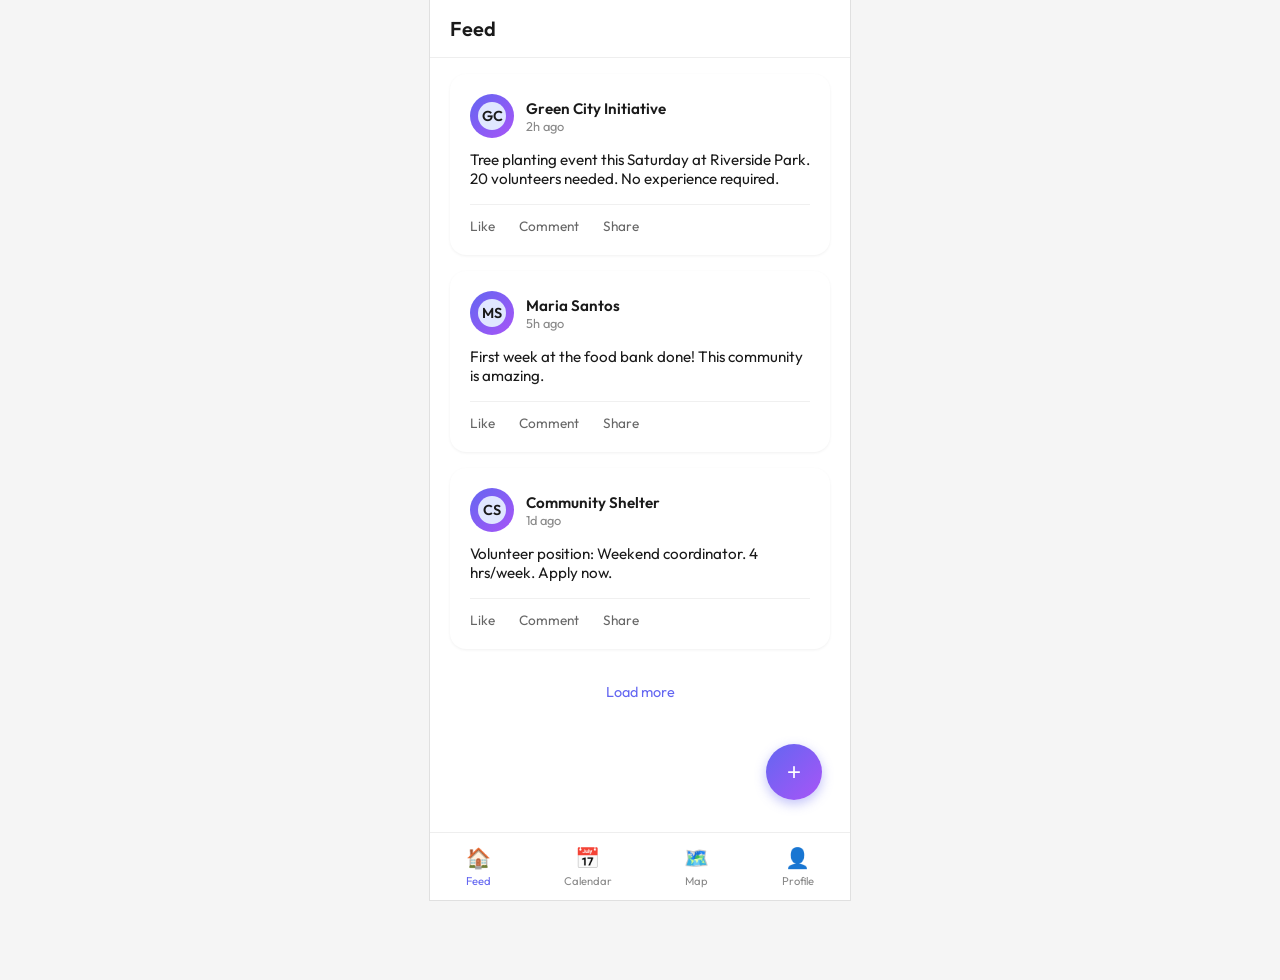
<file: ui_prototypes/prototype_7_mobile/index.html>
<!DOCTYPE html>
<html lang="en">
<head>
  <meta charset="UTF-8">
  <meta name="viewport" content="width=device-width, initial-scale=1.0">
  <title>Open Volunteering — Mobile</title>
  <link rel="preconnect" href="https://fonts.googleapis.com">
  <link rel="preconnect" href="https://fonts.gstatic.com" crossorigin>
  <link href="https://fonts.googleapis.com/css2?family=Outfit:wght@400;500;600&display=swap" rel="stylesheet">
  <style>
    * { margin: 0; padding: 0; box-sizing: border-box; }
    body {
      font-family: 'Outfit', sans-serif;
      background: #f5f5f5;
      color: #1a1a1a;
      min-height: 100vh;
      padding-bottom: 80px;
    }
    .phone-frame {
      max-width: 420px;
      margin: 0 auto;
      min-height: 100vh;
      background: #fff;
      box-shadow: 0 0 0 1px #e0e0e0;
    }
    .header {
      position: sticky;
      top: 0;
      background: #fff;
      padding: 1rem 1.25rem;
      border-bottom: 1px solid #eee;
      z-index: 10;
    }
    .header h1 { font-size: 1.25rem; font-weight: 600; }
    .feed { padding: 1rem 1.25rem; }
    .post {
      background: #fff;
      border-radius: 16px;
      padding: 1.25rem;
      margin-bottom: 1rem;
      box-shadow: 0 1px 3px rgba(0,0,0,0.06);
    }
    .post-header {
      display: flex;
      align-items: center;
      gap: 0.75rem;
      margin-bottom: 0.75rem;
    }
    .avatar {
      width: 44px;
      height: 44px;
      border-radius: 50%;
      background: linear-gradient(135deg, #6366f1, #a855f7);
      padding: 0.5rem;
      flex-shrink: 0;
    }
    .avatar-inner {
      width: 100%;
      height: 100%;
      border-radius: 50%;
      background: #e0e7ff;
      display: flex;
      align-items: center;
      justify-content: center;
      font-weight: 600;
      font-size: 0.9rem;
    }
    .post-meta .name { font-weight: 600; font-size: 0.95rem; }
    .post-meta .time { font-size: 0.8rem; color: #888; }
    .post-content { font-size: 0.95rem; margin-bottom: 1rem; }
    .post-actions {
      display: flex;
      gap: 1.5rem;
      padding-top: 0.75rem;
      border-top: 1px solid #f0f0f0;
    }
    .post-actions span {
      font-size: 0.85rem;
      color: #666;
      cursor: pointer;
      display: flex;
      align-items: center;
      gap: 0.35rem;
    }
    .post-actions span:hover { color: #6366f1; }
    .fab {
      position: fixed;
      bottom: 100px;
      right: 50%;
      transform: translateX(calc(210px - 50%));
      width: 56px;
      height: 56px;
      border-radius: 50%;
      background: linear-gradient(135deg, #6366f1, #a855f7);
      color: #fff;
      border: none;
      font-size: 1.5rem;
      cursor: pointer;
      box-shadow: 0 4px 12px rgba(99,102,241,0.4);
    }
    .bottom-nav {
      position: fixed;
      bottom: 0;
      left: 50%;
      transform: translateX(-50%);
      width: 100%;
      max-width: 420px;
      background: #fff;
      display: flex;
      justify-content: space-around;
      padding: 0.75rem 0;
      border-top: 1px solid #eee;
      z-index: 20;
    }
    .bottom-nav a {
      display: flex;
      flex-direction: column;
      align-items: center;
      gap: 0.25rem;
      color: #888;
      text-decoration: none;
      font-size: 0.7rem;
    }
    .bottom-nav a.active { color: #6366f1; }
    .bottom-nav .icon { font-size: 1.25rem; }
    .pagination { text-align: center; padding: 1rem; }
    .pagination a { color: #6366f1; text-decoration: none; font-size: 0.9rem; }
  </style>
</head>
<body>
  <div class="phone-frame">
    <header class="header">
      <h1>Feed</h1>
    </header>

    <main class="feed">
      <article class="post">
        <div class="post-header">
          <div class="avatar"><div class="avatar-inner">GC</div></div>
          <div class="post-meta">
            <div class="name">Green City Initiative</div>
            <div class="time">2h ago</div>
          </div>
        </div>
        <p class="post-content">Tree planting event this Saturday at Riverside Park. 20 volunteers needed. No experience required.</p>
        <div class="post-actions">
          <span class="js-like">Like</span>
          <span>Comment</span>
          <span>Share</span>
        </div>
      </article>

      <article class="post">
        <div class="post-header">
          <div class="avatar"><div class="avatar-inner">MS</div></div>
          <div class="post-meta">
            <div class="name">Maria Santos</div>
            <div class="time">5h ago</div>
          </div>
        </div>
        <p class="post-content">First week at the food bank done! This community is amazing.</p>
        <div class="post-actions">
          <span class="js-like">Like</span>
          <span>Comment</span>
          <span>Share</span>
        </div>
      </article>

      <article class="post">
        <div class="post-header">
          <div class="avatar"><div class="avatar-inner">CS</div></div>
          <div class="post-meta">
            <div class="name">Community Shelter</div>
            <div class="time">1d ago</div>
          </div>
        </div>
        <p class="post-content">Volunteer position: Weekend coordinator. 4 hrs/week. Apply now.</p>
        <div class="post-actions">
          <span class="js-like">Like</span>
          <span>Comment</span>
          <span>Share</span>
        </div>
      </article>

      <div class="pagination"><a href="#">Load more</a></div>
    </main>
  </div>

  <button class="fab" type="button" title="New post">+</button>

  <nav class="bottom-nav">
    <a href="#" class="active"><span class="icon">🏠</span> Feed</a>
    <a href="#"><span class="icon">📅</span> Calendar</a>
    <a href="#"><span class="icon">🗺️</span> Map</a>
    <a href="#"><span class="icon">👤</span> Profile</a>
  </nav>

  <script>
    document.querySelectorAll('.js-like').forEach(el => {
      el.addEventListener('click', function() {
        this.textContent = this.textContent === 'Like' ? 'Liked' : 'Like';
      });
    });
  </script>
</body>
</html>
</file>
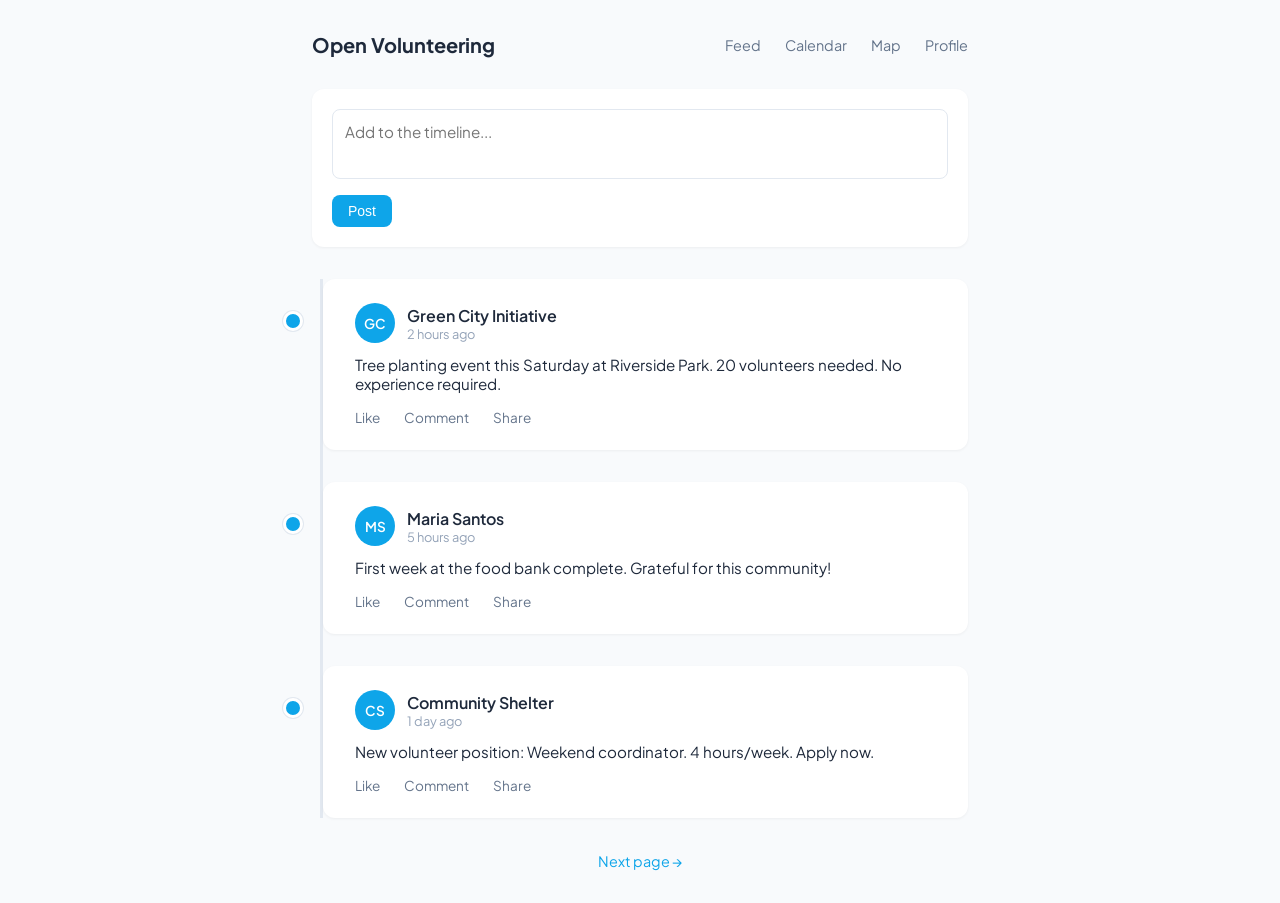
<file: ui_prototypes/prototype_8_timeline/index.html>
<!DOCTYPE html>
<html lang="en">
<head>
  <meta charset="UTF-8">
  <meta name="viewport" content="width=device-width, initial-scale=1.0">
  <title>Open Volunteering — Timeline</title>
  <link rel="preconnect" href="https://fonts.googleapis.com">
  <link rel="preconnect" href="https://fonts.gstatic.com" crossorigin>
  <link href="https://fonts.googleapis.com/css2?family=Plus+Jakarta+Sans:wght@400;500;600;700&display=swap" rel="stylesheet">
  <style>
    * { margin: 0; padding: 0; box-sizing: border-box; }
    body {
      font-family: 'Plus Jakarta Sans', sans-serif;
      background: #f8fafc;
      color: #1e293b;
      min-height: 100vh;
    }
    .container { max-width: 720px; margin: 0 auto; padding: 2rem; }
    header {
      display: flex;
      justify-content: space-between;
      align-items: center;
      margin-bottom: 2rem;
    }
    .logo { font-weight: 700; font-size: 1.25rem; }
    nav { display: flex; gap: 1.5rem; }
    nav a { color: #64748b; text-decoration: none; font-size: 0.9rem; }
    nav a:hover { color: #0f172a; }
    .timeline {
      position: relative;
      padding-left: 2rem;
      border-left: 3px solid #e2e8f0;
      margin-left: 0.5rem;
    }
    .post {
      position: relative;
      margin-bottom: 2rem;
      padding: 1.5rem;
      background: #fff;
      border-radius: 12px;
      padding-left: 2rem;
      margin-left: -2rem;
      box-shadow: 0 1px 3px rgba(0,0,0,0.05);
    }
    .post::before {
      content: '';
      position: absolute;
      left: -2.5rem;
      top: 2rem;
      width: 14px;
      height: 14px;
      border-radius: 50%;
      background: #0ea5e9;
      border: 3px solid #fff;
      box-shadow: 0 0 0 1px #e2e8f0;
    }
    .post-header {
      display: flex;
      align-items: center;
      gap: 0.75rem;
      margin-bottom: 0.75rem;
    }
    .post-header .avatar {
      width: 40px;
      height: 40px;
      border-radius: 50%;
      background: #0ea5e9;
      color: #fff;
      display: flex;
      align-items: center;
      justify-content: center;
      font-weight: 600;
      font-size: 0.85rem;
    }
    .post-meta .name { font-weight: 600; }
    .post-meta .time { font-size: 0.8rem; color: #94a3b8; }
    .post-content { margin-bottom: 1rem; font-size: 0.95rem; }
    .post-actions {
      display: flex;
      gap: 1.5rem;
      font-size: 0.85rem;
      color: #64748b;
    }
    .post-actions span { cursor: pointer; }
    .post-actions span:hover { color: #0ea5e9; }
    .compose {
      background: #fff;
      border-radius: 12px;
      padding: 1.25rem;
      margin-bottom: 2rem;
      box-shadow: 0 1px 3px rgba(0,0,0,0.05);
    }
    .compose textarea {
      width: 100%;
      border: 1px solid #e2e8f0;
      border-radius: 8px;
      padding: 0.75rem;
      font-family: inherit;
      font-size: 0.95rem;
      resize: none;
      min-height: 70px;
    }
    .compose textarea:focus { outline: none; border-color: #0ea5e9; }
    .compose button {
      margin-top: 0.75rem;
      padding: 0.5rem 1rem;
      background: #0ea5e9;
      color: #fff;
      border: none;
      border-radius: 8px;
      font-size: 0.875rem;
      cursor: pointer;
    }
    .pagination { text-align: center; margin-top: 2rem; }
    .pagination a { color: #0ea5e9; text-decoration: none; font-size: 0.9rem; }
  </style>
</head>
<body>
  <div class="container">
    <header>
      <span class="logo">Open Volunteering</span>
      <nav>
        <a href="#">Feed</a>
        <a href="#">Calendar</a>
        <a href="#">Map</a>
        <a href="#">Profile</a>
      </nav>
    </header>

    <div class="compose">
      <textarea placeholder="Add to the timeline..."></textarea>
      <button type="button">Post</button>
    </div>

    <div class="timeline">
      <article class="post">
        <div class="post-header">
          <div class="avatar">GC</div>
          <div class="post-meta">
            <div class="name">Green City Initiative</div>
            <div class="time">2 hours ago</div>
          </div>
        </div>
        <p class="post-content">Tree planting event this Saturday at Riverside Park. 20 volunteers needed. No experience required.</p>
        <div class="post-actions">
          <span class="js-like">Like</span>
          <span>Comment</span>
          <span>Share</span>
        </div>
      </article>

      <article class="post">
        <div class="post-header">
          <div class="avatar">MS</div>
          <div class="post-meta">
            <div class="name">Maria Santos</div>
            <div class="time">5 hours ago</div>
          </div>
        </div>
        <p class="post-content">First week at the food bank complete. Grateful for this community!</p>
        <div class="post-actions">
          <span class="js-like">Like</span>
          <span>Comment</span>
          <span>Share</span>
        </div>
      </article>

      <article class="post">
        <div class="post-header">
          <div class="avatar">CS</div>
          <div class="post-meta">
            <div class="name">Community Shelter</div>
            <div class="time">1 day ago</div>
          </div>
        </div>
        <p class="post-content">New volunteer position: Weekend coordinator. 4 hours/week. Apply now.</p>
        <div class="post-actions">
          <span class="js-like">Like</span>
          <span>Comment</span>
          <span>Share</span>
        </div>
      </article>
    </div>

    <div class="pagination"><a href="#">Next page →</a></div>
  </div>

  <script>
    document.querySelectorAll('.js-like').forEach(el => {
      el.addEventListener('click', function() {
        this.textContent = this.textContent === 'Like' ? 'Liked' : 'Like';
      });
    });
  </script>
</body>
</html>
</file>
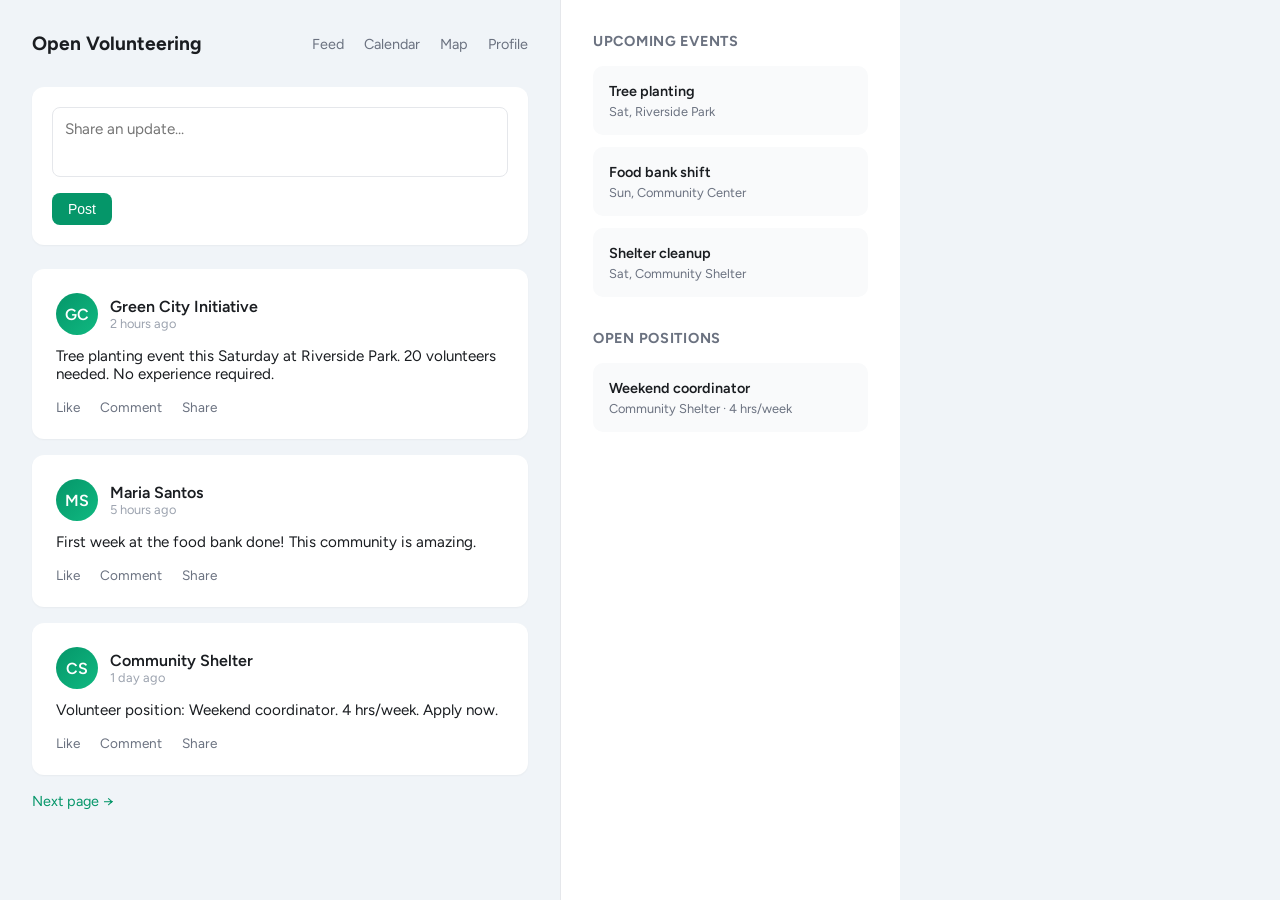
<file: ui_prototypes/prototype_9_split/index.html>
<!DOCTYPE html>
<html lang="en">
<head>
  <meta charset="UTF-8">
  <meta name="viewport" content="width=device-width, initial-scale=1.0">
  <title>Open Volunteering — Split</title>
  <link rel="preconnect" href="https://fonts.googleapis.com">
  <link rel="preconnect" href="https://fonts.gstatic.com" crossorigin>
  <link href="https://fonts.googleapis.com/css2?family=Figtree:wght@400;500;600;700&display=swap" rel="stylesheet">
  <style>
    * { margin: 0; padding: 0; box-sizing: border-box; }
    body {
      font-family: 'Figtree', sans-serif;
      background: #f0f4f8;
      color: #1a1d21;
      min-height: 100vh;
      display: flex;
    }
    .left-panel {
      flex: 1;
      max-width: 560px;
      padding: 2rem;
      overflow-y: auto;
    }
    .right-panel {
      width: 340px;
      background: #fff;
      border-left: 1px solid #e5e7eb;
      padding: 2rem;
      max-height: 100vh;
      overflow-y: auto;
    }
    .header {
      display: flex;
      justify-content: space-between;
      align-items: center;
      margin-bottom: 2rem;
    }
    .logo { font-weight: 700; font-size: 1.2rem; }
    nav { display: flex; gap: 1.25rem; }
    nav a { color: #6b7280; text-decoration: none; font-size: 0.9rem; }
    nav a:hover { color: #1a1d21; }
    .post {
      background: #fff;
      border-radius: 12px;
      padding: 1.5rem;
      margin-bottom: 1rem;
      box-shadow: 0 1px 2px rgba(0,0,0,0.04);
    }
    .post-header {
      display: flex;
      align-items: center;
      gap: 0.75rem;
      margin-bottom: 0.75rem;
    }
    .avatar {
      width: 42px;
      height: 42px;
      border-radius: 50%;
      background: linear-gradient(135deg, #059669, #10b981);
      color: #fff;
      display: flex;
      align-items: center;
      justify-content: center;
      font-weight: 600;
    }
    .post-meta .name { font-weight: 600; }
    .post-meta .time { font-size: 0.8rem; color: #9ca3af; }
    .post-content { margin-bottom: 1rem; font-size: 0.95rem; }
    .post-actions {
      display: flex;
      gap: 1.25rem;
      font-size: 0.85rem;
      color: #6b7280;
    }
    .post-actions span { cursor: pointer; }
    .post-actions span:hover { color: #059669; }
    .compose {
      background: #fff;
      border-radius: 12px;
      padding: 1.25rem;
      margin-bottom: 1.5rem;
      box-shadow: 0 1px 2px rgba(0,0,0,0.04);
    }
    .compose textarea {
      width: 100%;
      border: 1px solid #e5e7eb;
      border-radius: 8px;
      padding: 0.75rem;
      font-family: inherit;
      font-size: 0.95rem;
      resize: none;
      min-height: 70px;
    }
    .compose button {
      margin-top: 0.75rem;
      padding: 0.5rem 1rem;
      background: #059669;
      color: #fff;
      border: none;
      border-radius: 8px;
      font-size: 0.875rem;
      cursor: pointer;
    }
    .right-panel h3 {
      font-size: 0.9rem;
      color: #6b7280;
      text-transform: uppercase;
      letter-spacing: 0.05em;
      margin-bottom: 1rem;
    }
    .event-card {
      background: #f9fafb;
      border-radius: 10px;
      padding: 1rem;
      margin-bottom: 0.75rem;
      font-size: 0.9rem;
    }
    .event-card .title { font-weight: 600; margin-bottom: 0.25rem; }
    .event-card .date { color: #6b7280; font-size: 0.8rem; }
    .pagination { margin-top: 1rem; }
    .pagination a { color: #059669; text-decoration: none; font-size: 0.9rem; }
  </style>
</head>
<body>
  <div class="left-panel">
    <header class="header">
      <span class="logo">Open Volunteering</span>
      <nav>
        <a href="#">Feed</a>
        <a href="#">Calendar</a>
        <a href="#">Map</a>
        <a href="#">Profile</a>
      </nav>
    </header>

    <div class="compose">
      <textarea placeholder="Share an update..."></textarea>
      <button type="button">Post</button>
    </div>

    <article class="post">
      <div class="post-header">
        <div class="avatar">GC</div>
        <div class="post-meta">
          <div class="name">Green City Initiative</div>
          <div class="time">2 hours ago</div>
        </div>
      </div>
      <p class="post-content">Tree planting event this Saturday at Riverside Park. 20 volunteers needed. No experience required.</p>
      <div class="post-actions">
        <span class="js-like">Like</span>
        <span>Comment</span>
        <span>Share</span>
      </div>
    </article>

    <article class="post">
      <div class="post-header">
        <div class="avatar">MS</div>
        <div class="post-meta">
          <div class="name">Maria Santos</div>
          <div class="time">5 hours ago</div>
        </div>
      </div>
      <p class="post-content">First week at the food bank done! This community is amazing.</p>
      <div class="post-actions">
        <span class="js-like">Like</span>
        <span>Comment</span>
        <span>Share</span>
      </div>
    </article>

    <article class="post">
      <div class="post-header">
        <div class="avatar">CS</div>
        <div class="post-meta">
          <div class="name">Community Shelter</div>
          <div class="time">1 day ago</div>
        </div>
      </div>
      <p class="post-content">Volunteer position: Weekend coordinator. 4 hrs/week. Apply now.</p>
      <div class="post-actions">
        <span class="js-like">Like</span>
        <span>Comment</span>
        <span>Share</span>
      </div>
    </article>

    <div class="pagination"><a href="#">Next page →</a></div>
  </div>

  <aside class="right-panel">
    <h3>Upcoming events</h3>
    <div class="event-card">
      <div class="title">Tree planting</div>
      <div class="date">Sat, Riverside Park</div>
    </div>
    <div class="event-card">
      <div class="title">Food bank shift</div>
      <div class="date">Sun, Community Center</div>
    </div>
    <div class="event-card">
      <div class="title">Shelter cleanup</div>
      <div class="date">Sat, Community Shelter</div>
    </div>
    <h3 style="margin-top: 2rem;">Open positions</h3>
    <div class="event-card">
      <div class="title">Weekend coordinator</div>
      <div class="date">Community Shelter · 4 hrs/week</div>
    </div>
  </aside>

  <script>
    document.querySelectorAll('.js-like').forEach(el => {
      el.addEventListener('click', function() {
        this.textContent = this.textContent === 'Like' ? 'Liked' : 'Like';
      });
    });
  </script>
</body>
</html>
</file>
